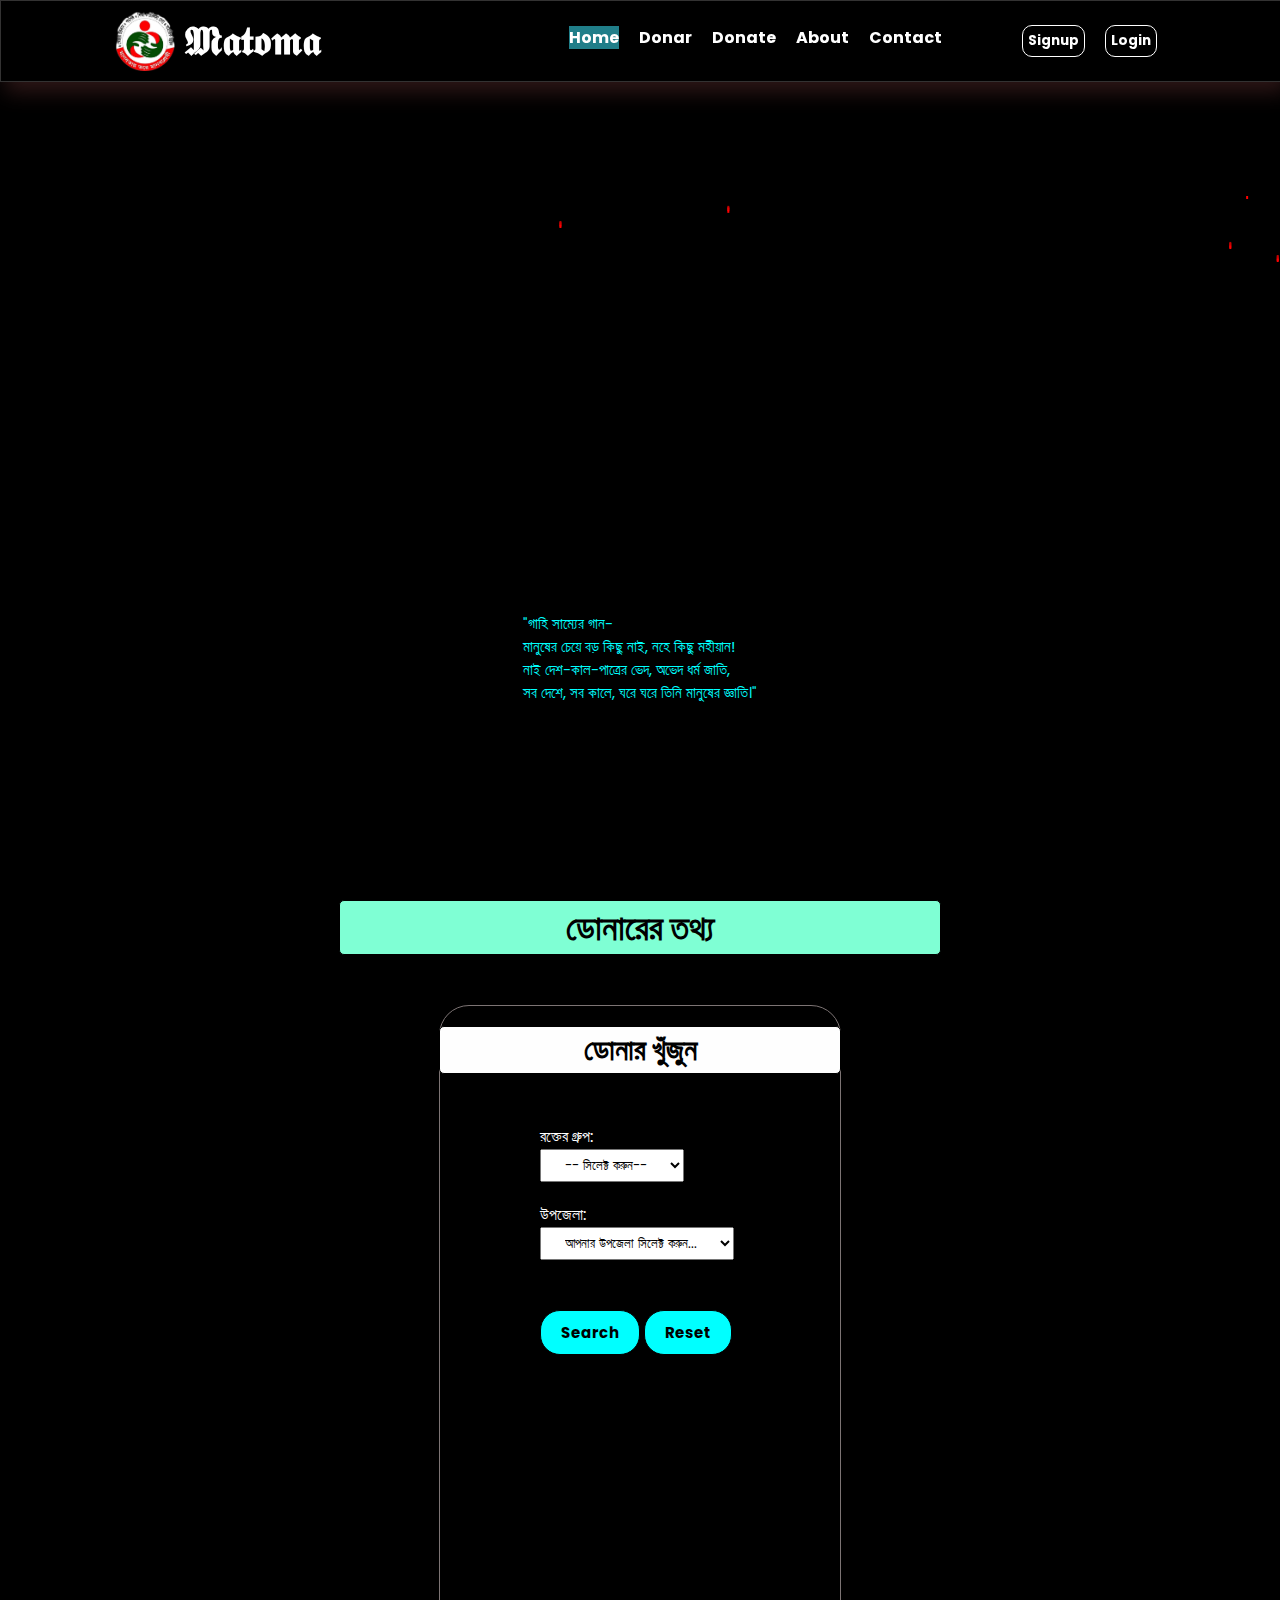
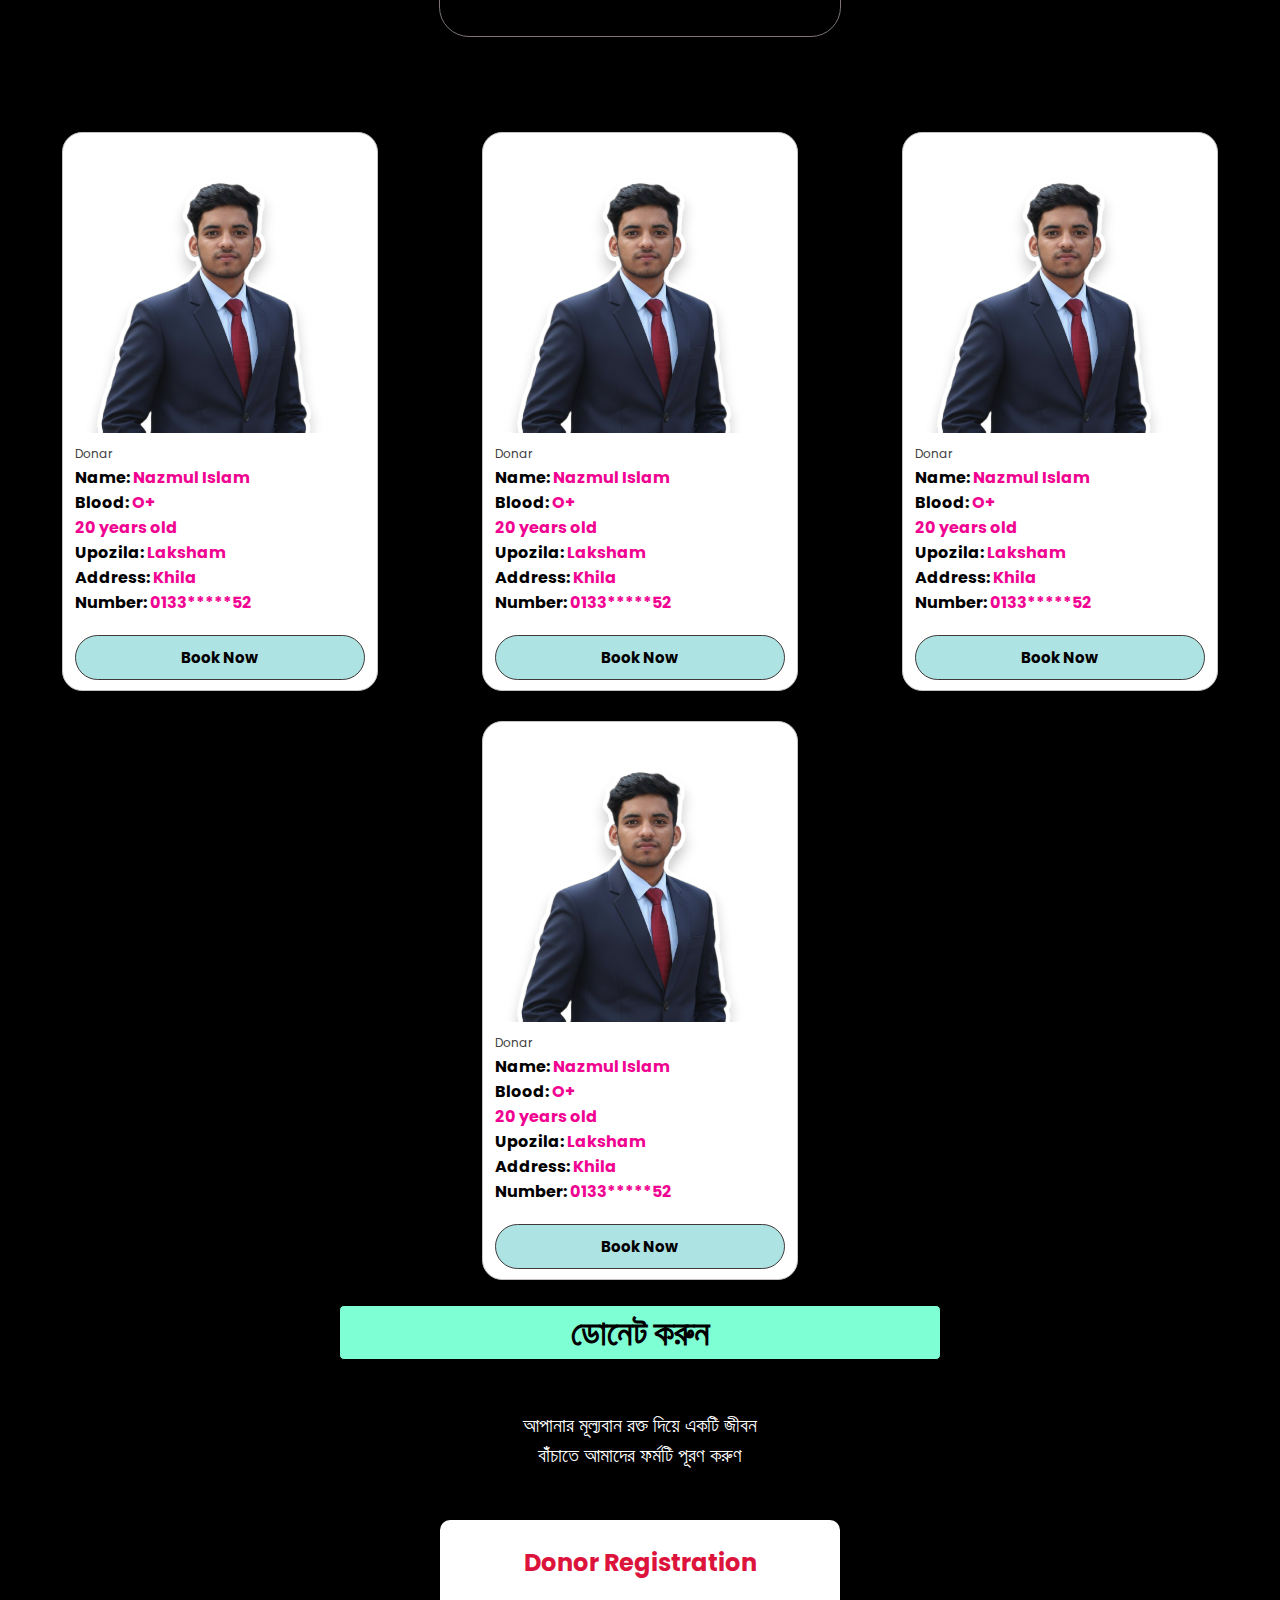
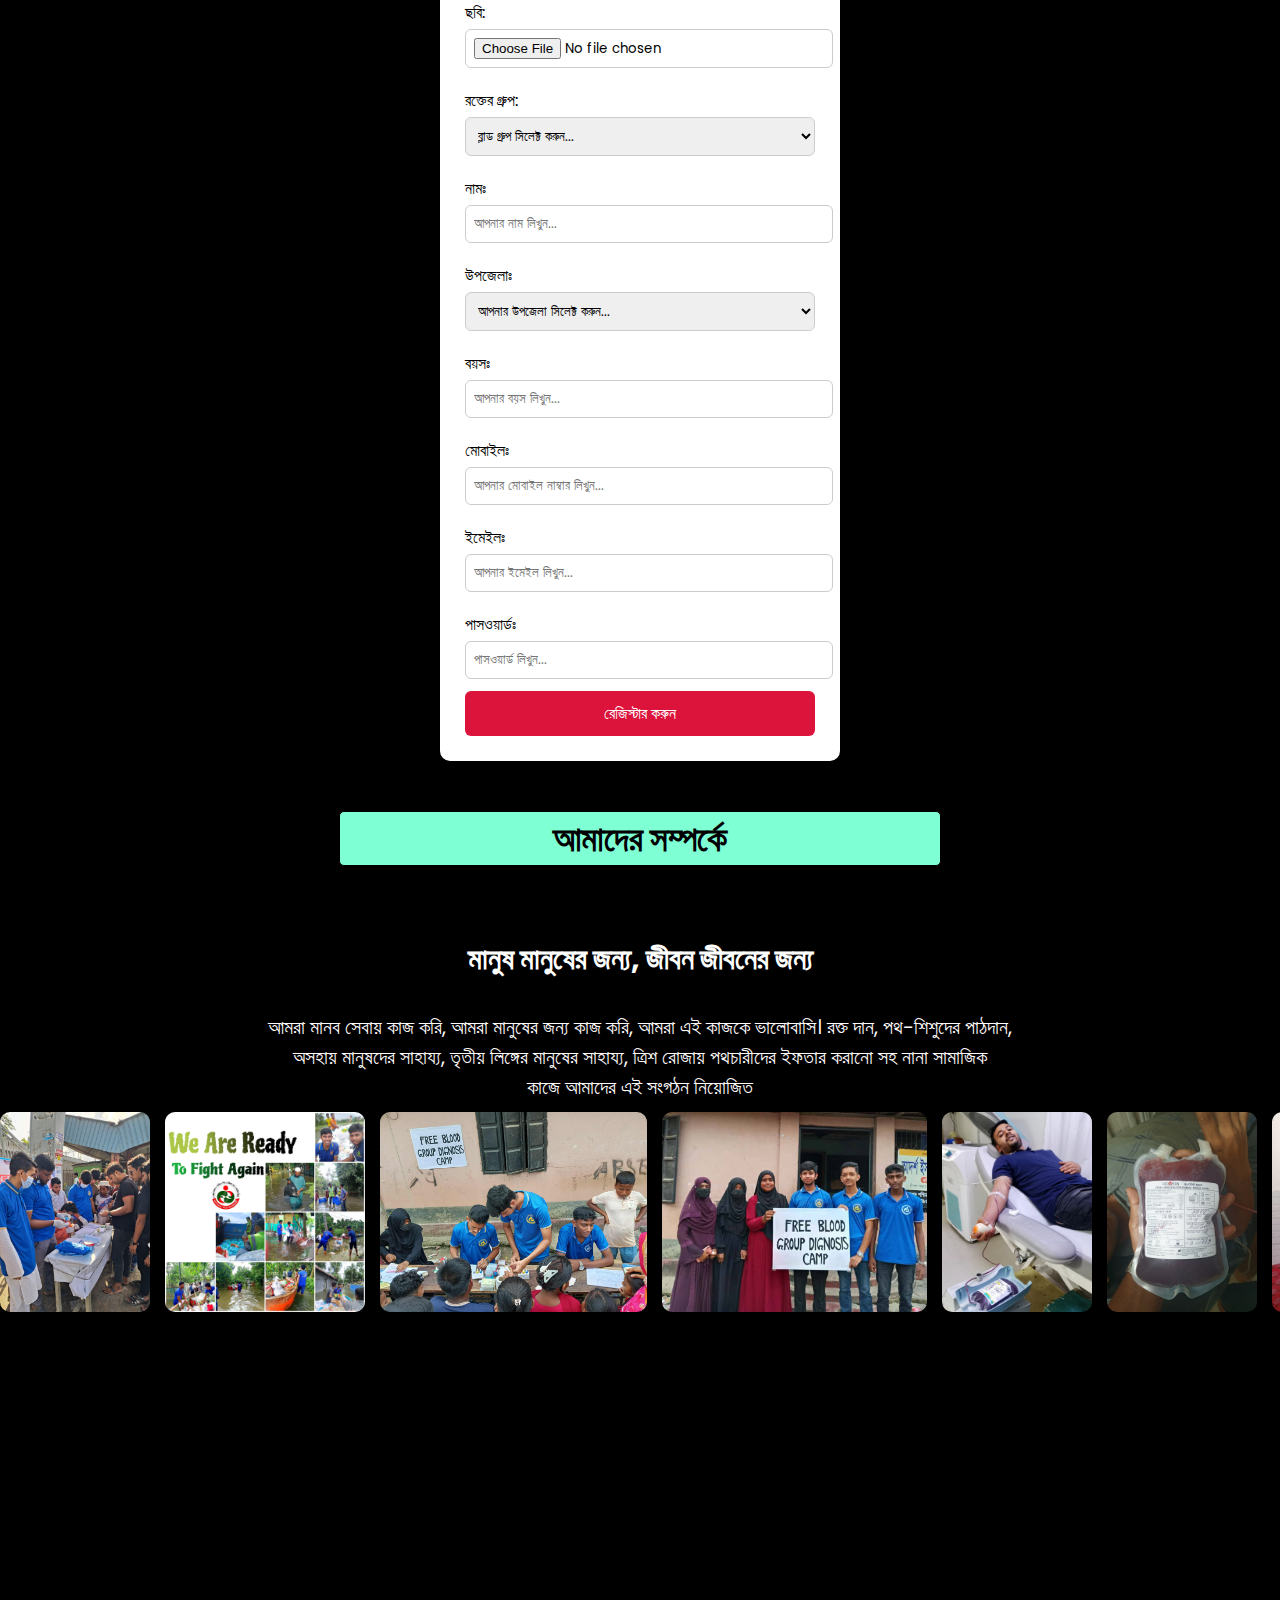
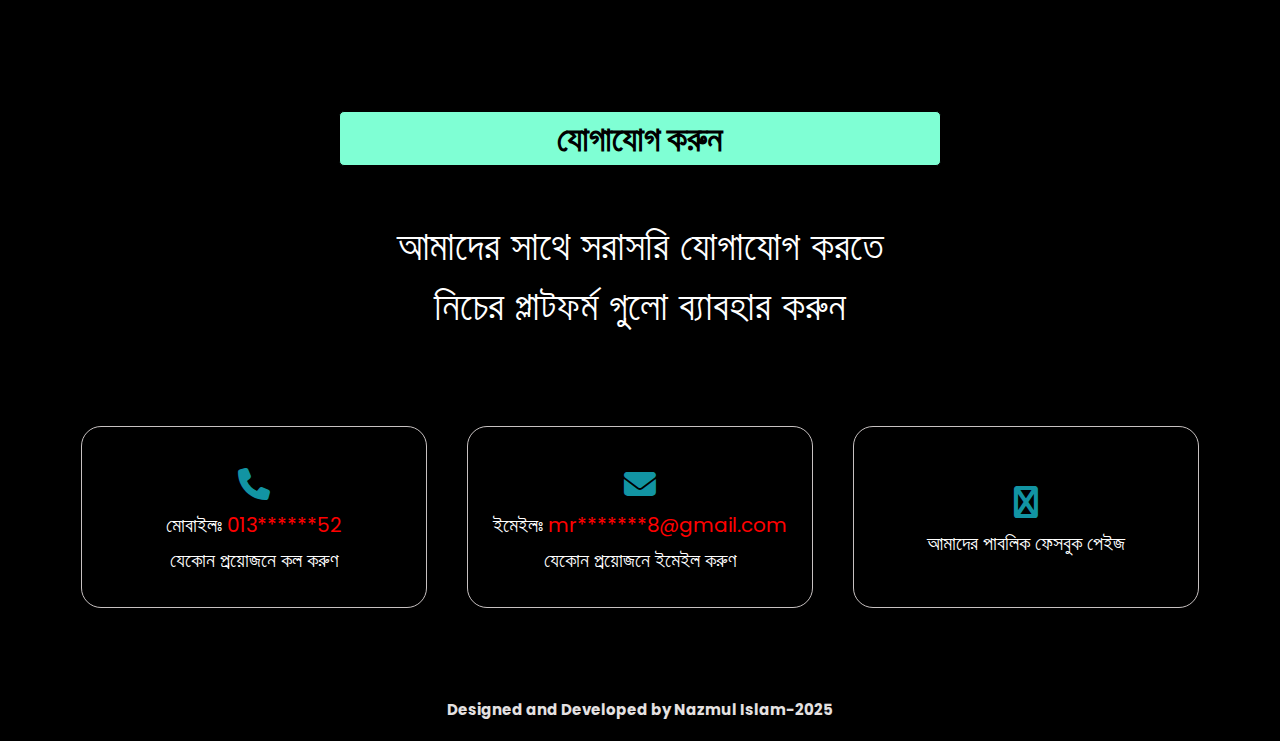
<file: index.html>
<!DOCTYPE html>
<html lang="en">

<head>
    <meta charset="UTF-8">
    <meta name="viewport" content="width=device-width, initial-scale=1.0">
    <title>মাতমা ব্লাড ডোনেশন</title>
    <link rel="preconnect" href="https://fonts.googleapis.com">
    <link rel="preconnect" href="https://fonts.gstatic.com" crossorigin>
    <link
        href="https://fonts.googleapis.com/css2?family=Lato:ital,wght@0,100;0,300;0,400;0,700;0,900;1,100;1,300;1,400;1,700;1,900&family=Poppins:ital,wght@0,100;0,200;0,300;0,400;0,500;0,600;0,700;0,800;0,900;1,100;1,200;1,300;1,400;1,500;1,600;1,700;1,800;1,900&display=swap"
        rel="stylesheet">
    <link rel="icon" type="logo" href="logo.png">

    <link rel="stylesheet" href="https://cdnjs.cloudflare.com/ajax/libs/font-awesome/6.5.0/css/all.min.css">
    <link rel="stylesheet" href="style.css">
</head>

<body>

    <!--header and nav section -->
    <section id="header">
        <div class="nav">
            <div class="logo">
                <img src="logo.png" alt="Logo">
                <h2>𝕸𝖆𝖙𝖔𝖒𝖆</h2>
            </div>
            <ul>
                <li><a href="#home">Home</a></li>
                <li><a href="#donar">Donar</a></li>
                <li><a href="#donate">Donate</a></li>
                <li><a href="#matoma">About</a></li>
                <li><a href="#contact">Contact</a></li>
                <!-- Login/Signup buttons -->
                <li><button id="signupBtn" class="nav-btn">Signup</button></li>
                <li><button id="loginBtn" class="nav-btn">Login</button></li>
                <!-- Profile dropdown (hidden initially) -->
                <li id="profileMenu" style="display:none;">
                    <a href="profile.html">
                        <img id="navProfilePic" src="nazmul.jpg" alt="profile"
                            style="width:28px;height:28px;border-radius:50%;vertical-align:middle;">
                        <span style="margin-left:5px;">Profile</span>
                    </a>
                </li>
            </ul>
        </div>


    </section>






    <!--home section-->
    <section id="home" class="main-body">

        <!--home section-->
        <canvas id="canvas-club" style="height: 30vh; width: 100%;"></canvas>

        <p>"এক ফোঁটা রক্ত দানে, জাগে জীবনের গান,</p>
        <p>মানবতার সেবায় হোক সবার আহ্বান"</p>
        <div class="poem">
            "গাহি সাম্যের গান- <br>
            মানুষের চেয়ে বড় কিছু নাই, নহে কিছু মহীয়ান! <br>
            নাই দেশ-কাল-পাত্রের ভেদ, অভেদ ধর্ম জাতি,<br>
            সব দেশে, সব কালে, ঘরে ঘরে তিনি মানুষের জ্ঞাতি।"</p>
        </div>

    </section>





    <!-- ডোনার -->
    <section id="donar">
        <div class="h2">
            <h2>ডোনারের তথ্য</h2>
        </div>

        <div class="find-donar">

            <h1>ডোনার খুঁজুন</h1>
            <form id="searchForm">
                <label>রক্তের গ্রুপ:</label><br>
                <select id="blood_group">
                    <option value="">-- সিলেক্ট করুন--</option>
                    <option value="A+">A+</option>
                    <option value="A-">A-</option>
                    <option value="B+">B+</option>
                    <option value="B-">B-</option>
                    <option value="AB+">AB+</option>
                    <option value="AB-">AB-</option>
                    <option value="O+">O+</option>
                    <option value="O-">O-</option>
                </select><br>

                <label>উপজেলা:</label>
                <select id="upozilaSearch" name="Upozila" required>
                    <option value="">আপনার উপজেলা সিলেক্ট করুন...</option>
                    <option value="কুমিল্লা আদর্শ সদর">কুমিল্লা আদর্শ সদর</option>
                    <option value="কুমিল্লা সদর দক্ষিণ">কুমিল্লা সদর দক্ষিণ</option>
                    <option value="দাউদকান্দি">দাউদকান্দি</option>
                    <option value="দেবিদ্বার">দেবিদ্বার</option>
                    <option value="বরুড়া">বরুড়া</option>
                    <option value="চৌদ্দগ্রাম">চৌদ্দগ্রাম</option>
                    <option value="হোমনা">হোমনা</option>
                    <option value="মেঘনা">মেঘনা</option>
                    <option value="মনোহরগঞ্জ">মনোহরগঞ্জ</option>
                    <option value="মুরাদনগর">মুরাদনগর</option>
                    <option value="নাঙ্গলকোট">নাঙ্গলকোট</option>
                    <option value="তিতাস">তিতাস</option>
                    <option value="লাকসাম">লাকসাম</option>
                    <option value="লালমাই">লালমাই</option>
                    <option value="বুড়িচং">বুড়িচং</option>
                    <option value="ব্রাহ্মণপাড়া">ব্রাহ্মণপাড়া</option>
                    <option value="মুরাদনগর">মুরাদনগর</option>
                </select>

                <div class="donar-search-button">
                    <button type="submit">Search</button>
                    <button type="button" id="resetBtn" class="btn-reset">Reset</button>
                </div>
            </form>

        </div>




        <!-- Donor cards -->
        <div id="donorlist" class="pro-container">
            <!--first card -->
            <div class="pro" data-blood="O+" data-upojela="লাকসাম">
                <img src="nazmul.jpg" alt="">
                <div class="des">
                    <span class="inf">Donar</span>
                    <h4>Name: <span class="info">Nazmul Islam</span></h4>
                    <h4>Blood: <span class="info">O+</span></h4>
                    <h4><span class="info">20 years old</span></h4>
                    <h4>Upozila: <span class="info">Laksham</span></h4>
                    <h4>Address: <span class="info">Khila</span></h4>
                    <h4>Number: <span class="info">0133*****52</span></h4>
                    <a href="#"><button
                            onclick="window.open('https://wa.me/8801712345678?text=Assalamu%20alaikum%2C%20ami%20aapnar%20donation%20niye%20book%20korte%20chai.')">Book
                            Now</button></a>
                </div>
            </div>
            <!--secoend card -->
            <div class="pro" data-blood="O+" data-upojela="লাকসাম">
                <img src="nazmul.jpg" alt="">
                <div class="des">
                    <span class="inf">Donar</span>
                    <h4>Name: <span class="info">Nazmul Islam</span></h4>
                    <h4>Blood: <span class="info">O+</span></h4>
                    <h4> <span class="info">20 years old</span></h4>
                    <h4>Upozila: <span class="info">Laksham</span></h4>
                    <h4>Address: <span class="info">Khila</span></h4>
                    <h4>Number: <span class="info">0133*****52</span></h4>


                    <a href="#"><button
                            onclick="window.open('https://wa.me/8801712345678?text=Assalamu%20alaikum%2C%20ami%20aapnar%20donation%20niye%20book%20korte%20chai.')">Book
                            Now</button></a>
                </div>
            </div>
            <!--third card -->
            <div class="pro" data-blood="O+" data-upojela="লাকসাম">
                <img src="nazmul.jpg" alt="">
                <div class="des">
                    <span class="inf">Donar</span>
                    <h4>Name: <span class="info">Nazmul Islam</span></h4>
                    <h4>Blood: <span class="info">O+</span></h4>
                    <h4> <span class="info">20 years old</span></h4>
                    <h4>Upozila: <span class="info">Laksham</span></h4>
                    <h4>Address: <span class="info">Khila</span></h4>
                    <h4>Number: <span class="info">0133*****52</span></h4>

                    <a href="#"><button
                            onclick="window.open('https://wa.me/8801712345678?text=Assalamu%20alaikum%2C%20ami%20aapnar%20donation%20niye%20book%20korte%20chai.')">Book
                            Now</button></a>
                </div>
            </div>
            <!--fourth card -->
            <div class="pro" data-blood="O+" data-upojela="লাকসাম">
                <img src="nazmul.jpg" alt="">
                <div class="des">
                    <span class="inf">Donar</span>
                    <h4>Name: <span class="info">Nazmul Islam</span></h4>
                    <h4>Blood: <span class="info">O+</span></h4>
                    <h4> <span class="info">20 years old</span></h4>
                    <h4>Upozila: <span class="info">Laksham</span></h4>
                    <h4>Address: <span class="info">Khila</span></h4>
                    <h4>Number: <span class="info">0133*****52</span></h4>
                    <a href="#"><button
                            onclick="window.open('https://wa.me/8801712345678?text=Assalamu%20alaikum%2C%20ami%20aapnar%20donation%20niye%20book%20korte%20chai.')">Book
                            Now</button></a>
                </div>
            </div>

            <!-- No results message -->
            <div id="noResult"
                style="text-align:center; margin-top:20px; display:none; color:rgb(255, 255, 255); font-weight:bold; font-size: 40px; padding-bottom: 40px;">
                ❌ কোনো donor পাওয়া যায়নি
            </div>
    </section>




        
    <!-- ডোনেট -->
    <section id="donate">

        <div class="h2">
            <h2>ডোনেট করুন</h2>
        </div>
        <p style="margin-top: 50px;">আপানার মূল্যবান রক্ত দিয়ে একটি জীবন </p>
        <p style="margin-bottom: 50px;">বাঁচাতে আমাদের ফর্মটি পূরণ করুণ</p>
        <div class="form-container">
            <h2>Donor Registration</h2>
            <form id="donarform">
                <label>ছবি:</label>
                <input type="file" id="photo" accept="image/*" required>

                <label>রক্তের গ্রুপ:</label>
                <select id="bloodGroup" required>
                    <option value="">ব্লাড গ্রুপ সিলেক্ট করুন...</option>
                    <option>A+</option>
                    <option>A-</option>
                    <option>B+</option>
                    <option>B-</option>
                    <option>O+</option>
                    <option>O-</option>
                    <option>AB+</option>
                    <option>AB-</option>
                </select>

                <label>নামঃ</label>
                <input type="text" id="name" placeholder="আপনার নাম লিখুন..." required>

                <label>উপজেলাঃ</label>
                <select id="upozilaReg" required>
                    <option value="">আপনার উপজেলা সিলেক্ট করুন...</option>
                    <option value="কুমিল্লা আদর্শ সদর">কুমিল্লা আদর্শ সদর</option>
                    <option value="কুমিল্লা সদর দক্ষিণ">কুমিল্লা সদর দক্ষিণ</option>
                    <option value="দাউদকান্দি">দাউদকান্দি</option>
                    <option value="দেবিদ্বার">দেবিদ্বার</option>
                    <option value="বরুড়া">বরুড়া</option>
                    <option value="চৌদ্দগ্রাম">চৌদ্দগ্রাম</option>
                    <option value="হোমনা">হোমনা</option>
                    <option value="মেঘনা">মেঘনা</option>
                    <option value="মনোহরগঞ্জ">মনোহরগঞ্জ</option>
                    <option value="মুরাদনগর">মুরাদনগর</option>
                    <option value="নাঙ্গলকোট">নাঙ্গলকোট</option>
                    <option value="তিতাস">তিতাস</option>
                    <option value="লাকসাম">লাকসাম</option>
                    <option value="লালমাই">লালমাই</option>
                    <option value="বুড়িচং">বুড়িচং</option>
                    <option value="ব্রাহ্মণপাড়া">ব্রাহ্মণপাড়া</option>
                    <option value="মুরাদনগর">মুরাদনগর</option>
                </select>

                <label>বয়সঃ</label>
                <input type="number" id="age" required min="18" placeholder="আপনার বয়স লিখুন..." max="65">


                <label>মোবাইলঃ</label>
                <input type="text" id="mobile" placeholder="আপনার মোবাইল নাম্বার লিখুন..." required>

                <label>ইমেইলঃ</label>
                <input type="email" id="email" placeholder="আপনার ইমেইল লিখুন..." required>

                <label>পাসওয়ার্ডঃ</label>
                <input type="password" id="password" placeholder="পাসওয়ার্ড লিখুন..." required>


                <button type="submit">রেজিস্টার করুন</button>
            </form>

        </div>

    </section>







    <!-- মাতমা -->
    <section id="matoma">
        <div class="h2">
            <h2>আমাদের সম্পর্কে</h2>
        </div>
        <h4>মানুষ মানুষের জন্য, জীবন জীবনের জন্য</h4>
        <p>আমরা মানব সেবায় কাজ করি, আমরা মানুষের জন্য কাজ করি, আমরা এই কাজকে ভালোবাসি। রক্ত দান, পথ-শিশুদের পাঠদান,</p>
        <p>অসহায় মানুষদের সাহায্য, তৃতীয় লিঙ্গের মানুষের সাহায্য, ত্রিশ রোজায় পথচারীদের ইফতার করানো সহ নানা সামাজিক </p>
        <p>কাজে আমাদের এই সংগঠন নিয়োজিত</p>

        <div class="scroll-wrapper">
            <div class="scroll-container">
                <img src="w1.jpg" alt="">
                <img src="w2.jpg" alt="">
                <img src="w3 (2).jpg" alt="">
                <img src="w4 (2).jpg" alt="">
                <img src="w5.jpg" alt="">
                <img src="w6.jpg" alt="">
                <img src="w7.jpg" alt="">
                <img src="w8.jpg" alt="">
                <img src="nazmul.jpg" alt="">
                <img src="w9.jpg" alt="">

                <!-- repeat images for seamless loop -->
                <img src="w1.jpg" alt="">
                <img src="w2.jpg" alt="">
                <img src="w3 (2).jpg" alt="">
                <img src="w4 (2).jpg" alt="">
                <img src="w5.jpg" alt="">
                <img src="w6.jpg" alt="">
                <img src="w7.jpg" alt="">
                <img src="w8.jpg" alt="">
                <img src="nazmul.jpg" alt="">
                <img src="w9.jpg" alt="">
            </div>
        </div>
    </section>






    <!-- কন্টাক্ট -->
    <section id="contact">
        <div class="footer">
            <h2>যোগাযোগ করুন</h2>
            <div class="main-footer">
                <p style="margin-top: 50px;">আমাদের সাথে সরাসরি যোগাযোগ করতে </p>
                <p>নিচের প্লাটফর্ম গুলো ব্যাবহার করুন</p>
            </div>

            <div class="contact-footer">
                <div class="phone">
                    <i class="fa-solid fa-phone fa-2x"></i>
                    <p id="mobile">মোবাইলঃ<a href=""> 013******52</a></p>
                    <p id="mobile-2">যেকোন প্রয়োজনে কল করুণ</p>
                </div>

                <div class="phone">
                    <i class="fa fa-envelope fa-2x" aria-hidden="true"></i>
                    <p id="mobile">ইমেইলঃ <a href="">mr*******8@gmail.com</a></p>
                    <p id="mobile-2">যেকোন প্রয়োজনে ইমেইল করুণ</p>
                </div>

                <div class="phone">
                    <a href="https://www.facebook.com/groups/206655876614747"> <i class="fa fa-facebook fa-2x"
                            aria-hidden="true"></i></a>

                    <p id="mobile-2">আমাদের পাবলিক ফেসবুক পেইজ</p>
                </div>
            </div>
            <div class="copyright">
                <p>Designed and Developed by Nazmul Islam-2025</p>
            </div>
        </div>
    </section>




    <!-- JS ফাইল লোড -->
    <script src="script.js"></script>
</body>

</html>
</file>
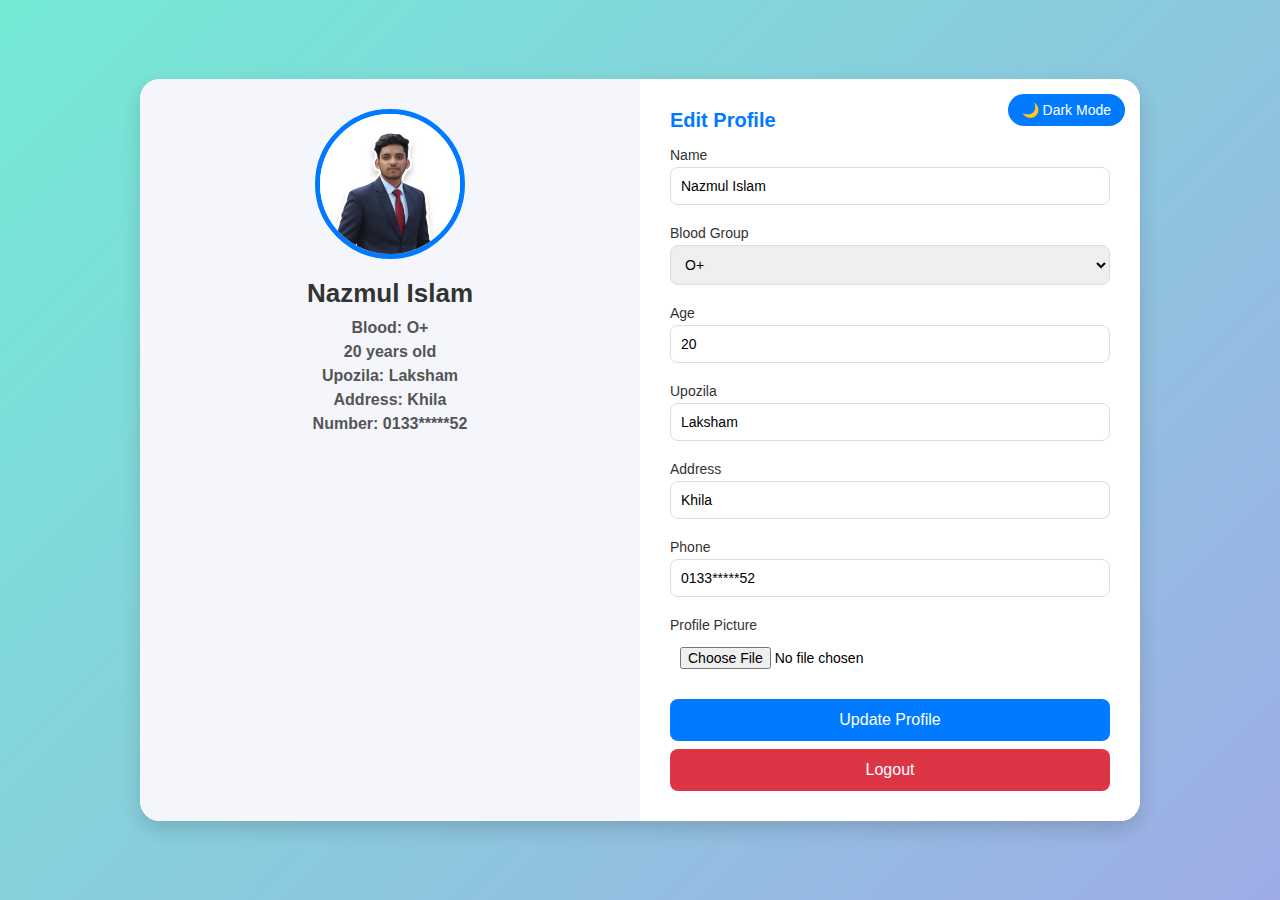
<file: profile.html>
<!DOCTYPE html>
<html lang="en">

<head>
    <meta charset="UTF-8">
    <meta name="viewport" content="width=device-width, initial-scale=1.0">
    <title>মাতমা ব্লাড ডোনেশন</title>
    <link rel="preconnect" href="https://fonts.googleapis.com">
    <link rel="preconnect" href="https://fonts.gstatic.com" crossorigin>
    <link
        href="https://fonts.googleapis.com/css2?family=Lato:ital,wght@0,100;0,300;0,400;0,700;0,900;1,100;1,300;1,400;1,700;1,900&family=Poppins:ital,wght@0,100;0,200;0,300;0,400;0,500;0,600;0,700;0,800;0,900;1,100;1,200;1,300;1,400;1,500;1,600;1,700;1,800;1,900&display=swap"
        rel="stylesheet">
    <link rel="icon" type="logo" href="logo.png">

    <link rel="stylesheet" href="https://cdnjs.cloudflare.com/ajax/libs/font-awesome/6.5.0/css/all.min.css">
    <link rel="stylesheet" href="style.css">


  <style>
    * {
      margin: 0;
      padding: 0;
      box-sizing: border-box;
      font-family: Arial, sans-serif;
      transition: background 0.3s, color 0.3s;
    }
    body {
      background: linear-gradient(135deg, #74ebd5, #9face6);
      min-height: 100vh;
      display: flex;
      justify-content: center;
      align-items: center;
      padding: 20px;
    }
    .container {
      background: #fff;
      width: 100%;
      max-width: 1000px;
      border-radius: 20px;
      box-shadow: 0 8px 20px rgba(0,0,0,0.15);
      display: grid;
      grid-template-columns: 1fr 1fr;
      overflow: hidden;
      position: relative;
    }
    /* Dark mode main */
    body.dark {
      background: linear-gradient(135deg, #141e30, #243b55);
      color: #ddd;
    }
    body.dark .container {
      background: #1f2937;
      color: #eee;
    }
    body.dark .profile-view {
      background: #111827;
    }
    body.dark .profile-edit {
      background: #1f2937;
    }
    body.dark input, 
    body.dark select {
      background: #374151;
      color: #eee;
      border: 1px solid #555;
    }

    /* Profile View */
    .profile-view {
      padding: 30px;
      text-align: center;
      background: #f4f6fb;
    }
    .profile-view img {
      width: 150px;
      height: 150px;
      border-radius: 50%;
      border: 5px solid #007BFF;
      object-fit: cover;
      margin-bottom: 15px;
    }
    .profile-view h2 {
      font-size: 26px;
      margin-bottom: 10px;
      color: #333;
    }
    .profile-view h4 {
      font-size: 16px;
      margin: 6px 0;
      color: #555;
    }
    body.dark .profile-view h2,
    body.dark .profile-view h4 {
      color: #eee;
    }

    /* Profile Edit */
    .profile-edit {
      padding: 30px;
      background: #fff;
    }
    .profile-edit h3 {
      margin-bottom: 15px;
      font-size: 20px;
      color: #007BFF;
    }
    .profile-edit label {
      font-size: 14px;
      color: #333;
      display: block;
      margin: 8px 0 4px;
    }
    body.dark .profile-edit label {
      color: #ddd;
    }
    .profile-edit input, 
    .profile-edit select {
      width: 100%;
      padding: 10px;
      border: 1px solid #ddd;
      border-radius: 8px;
      margin-bottom: 12px;
      font-size: 14px;
    }
    .profile-edit input[type="file"] {
      border: none;
    }
    .profile-edit button {
      background: #007BFF;
      color: #fff;
      padding: 12px;
      width: 100%;
      border: none;
      border-radius: 8px;
      cursor: pointer;
      font-size: 16px;
      margin-top: 8px;
      transition: 0.3s;
    }
    .profile-edit button:hover {
      background: #0056b3;
    }
    .logout-btn {
      background: #dc3545 !important;
    }
    .logout-btn:hover {
      background: #b02a37 !important;
    }

    /* Dark Mode Toggle Button */
    .toggle-btn {
      position: absolute;
      top: 15px;
      right: 15px;
      padding: 8px 14px;
      font-size: 14px;
      background: #007BFF;
      color: #fff;
      border: none;
      border-radius: 20px;
      cursor: pointer;
      transition: 0.3s;
    }
    .toggle-btn:hover {
      background: #0056b3;
    }

    /* Responsive */
    @media (max-width: 768px) {
      .container {
        grid-template-columns: 1fr;
      }
      .profile-view {
        border-bottom: 2px solid #eee;
      }
    }
  </style>
</head>
<body>
  <div class="container">
    <!-- Dark Mode Toggle -->
    <button class="toggle-btn" onclick="toggleDarkMode()">🌙 Dark Mode</button>

    <!-- Profile View -->
    <div class="profile-view">
      <img id="profilePic" src="nazmul.jpg" alt="Profile Picture">
      <h2 id="profileName">Nazmul Islam</h2>
      <h4>Blood: <span id="profileBlood">O+</span></h4>
      <h4><span id="profileAge">20</span> years old</h4>
      <h4>Upozila: <span id="profileUpazila">Laksham</span></h4>
      <h4>Address: <span id="profileAddress">Khila</span></h4>
      <h4>Number: <span id="profilePhone">0133*****52</span></h4>
    </div>

    <!-- Profile Edit -->
    <div class="profile-edit">
      <h3>Edit Profile</h3>
      <form id="editForm">
        <label>Name</label>
        <input type="text" id="nameInput" value="Nazmul Islam">
        
        <label>Blood Group</label>
        <select id="bloodInput">
          <option>O+</option>
          <option>A+</option>
          <option>A-</option>
          <option>B+</option>
          <option>B-</option>
          <option>AB+</option>
          <option>AB-</option>
          <option>O-</option>
        </select>
        
        <label>Age</label>
        <input type="number" id="ageInput" value="20">
        
        <label>Upozila</label>
        <input type="text" id="upazilaInput" value="Laksham">
        
        <label>Address</label>
        <input type="text" id="addressInput" value="Khila">
        
        <label>Phone</label>
        <input type="text" id="phoneInput" value="0133*****52">

        <label>Profile Picture</label>
        <input type="file" id="picInput" accept="image/*">

        <button type="button" onclick="updateProfile()">Update Profile</button>
        <button type="button" class="logout-btn">Logout</button>
      </form>
    </div>
  </div>

  <script>
    // Live update profile
    function updateProfile() {
      document.getElementById("profileName").innerText = document.getElementById("nameInput").value;
      document.getElementById("profileBlood").innerText = document.getElementById("bloodInput").value;
      document.getElementById("profileAge").innerText = document.getElementById("ageInput").value;
      document.getElementById("profileUpazila").innerText = document.getElementById("upazilaInput").value;
      document.getElementById("profileAddress").innerText = document.getElementById("addressInput").value;
      document.getElementById("profilePhone").innerText = document.getElementById("phoneInput").value;

      // Update picture if selected
      const picInput = document.getElementById("picInput");
      if (picInput.files && picInput.files[0]) {
        const reader = new FileReader();
        reader.onload = function(e) {
          document.getElementById("profilePic").src = e.target.result;
        }
        reader.readAsDataURL(picInput.files[0]);
      }
    }

    // Dark mode toggle
    function toggleDarkMode() {
      document.body.classList.toggle("dark");
      const btn = document.querySelector(".toggle-btn");
      if (document.body.classList.contains("dark")) {
        btn.innerText = "☀️ Light Mode";
      } else {
        btn.innerText = "🌙 Dark Mode";
      }
    }
  </script>
</body>
</html>
</file>
<file: style.css>
* {
    margin: 0;
    padding: 0;
    font-family: "Poppins", sans-serif;
}


/*navbar*/
#header {
    color: rgb(51, 50, 50);
}
#header .nav-btn{
    border: 1px solid white;
    border-radius: 10px;
    color: rgb(255, 255, 255);
    font-weight: bold;
   background-color: transparent;
    padding: 5px;
}
#header #signupBtn{
    margin-left: 60px;
}


#header .logo img {
    height: 60px;
}

#header .logo {
    display: flex;
    align-items: center;
}

#header .logo h2 {
    padding: 10px;
    font-size: 40px;
    color: rgb(255, 255, 255);
}


#header .nav {
    display: flex;
    justify-content: space-around;
    align-items: center;
    height: 80px;
    border: 1px solid;
    width: 100%;
    box-shadow: 5px 10px 20px rgb(46, 23, 23);
    background-color: rgba(0, 0, 0, 0.473);
    backdrop-filter: blur(10px);
    z-index: 999;
    position: fixed;
    top: 0;
    left: 0;

}

#header ul {
    display: flex;
}

#header ul li {
    list-style: none;
    padding: 10px;

}

#header ul li a {
    text-decoration: none;
    color: rgb(255, 255, 255);
    font-weight: bold;

}

#header ul li a:hover {
    color: rgb(193, 0, 0);
    transition: 0.4s;

}


/*Smooth scroll*/


html {
    scroll-behavior: smooth;
}

/*nav active kore*/
.nav ul li a.active {
    background: rgb(32, 126, 137);
    color: #ff0000;

}


/*homepage*/


/*droping animation*/
#home {
    overflow: hidden;
    background: rgb(255, 255, 255);
}

#home {
    display: flex;
    flex-direction: column;
    justify-content: center;
    align-items: center;
    font-size: 30px;
    height: 100vh;
    width: 100%;
    background-color: black;
}




/* p er animation */
#home p {
    font-size: 32px;
    font-weight: bold;
    opacity: 0;
    transform: scale(0.8);
    animation: zoomFade 2s ease-out forwards;

}

@keyframes zoomFade {
    0% {
        opacity: 0;
        transform: scale(0.8);
        color: #888;
    }

    50% {
        opacity: 0.7;
        transform: scale(1.1);
        color: #ff6600;
    }

    100% {
        opacity: 1;
        transform: scale(1);
        color: #ffffff;
    }
}

#home .poem {
    font-size: 15px;
    color: aqua;
    margin-top: 50px;
    display: flex;
    justify-content: center;

}

/*donar section*/
#donar .h2 h2 {
    font-size: 35px;
    width: 600px;
    background-color: aquamarine;
    text-align: center;
    border-radius: 5px;
    border: 1px solid;
    color: black;
}

#donar .h2 {
    display: flex;
    justify-content: center;

}

#donar {
    height: auto;
    width: 100%;
    background-color: black;
    color: white;
    display: flex;
    flex-direction: column;
    justify-content: center;
    align-items: center;
}

#donar .find-donar h1 {
    font-size: 30px;
    width: 400px;
    background-color: rgb(254, 254, 254);
    text-align: center;
    border-radius: 5px;
    border: 1px solid;
    color: black;
    margin: 20px;

}

#donar .find-donar {
    display: flex;
    flex-direction: column;

    align-items: center;
    margin-top: 50px;
    border: 1px solid rgb(125, 116, 116);
    border-radius: 30px;
    width: 400px;
    height: 70vh;
    margin-bottom: 50px;
}

#donar .find-donar form {
    margin-top: 30px;

    width: 200px;

}

#donar .donar-search-button button {
    padding: 10px 20px;
    margin-top: 50px;
    border-radius: 20px;
    border: 1px solid;
    font-size: 15px;
    font-weight: bold;
    background-color: aqua;
}

#donar .donar-search-button button:hover {
    color: rgb(0, 251, 255);
    background-color: black;
}

#donar #blood_group {
    padding: 5px 20px;
    margin-bottom: 20px;
}

#donar #upozilaSearch {
    padding: 5px 20px;
}

/*donar cards*/
.pro-conatainer {
    display: flex;
}

.pro-container {
    display: flex;
    justify-content: space-around;
    flex-wrap: wrap;
    padding-top: 20px;
    margin: 10px;
}

#donar .pro {
    width: 23%;
    min-width: 250px;
    padding: 10px 12px;
    border: 1px solid #c7c1c1;
    border-radius: 20px;
    cursor: pointer;
    margin: 15px 0;
    background: #fff;
    transition: transform 0.3s ease;
}

#donar .pro:hover {
    transform: translateY(-5px);
}

#donar .pro img {
    width: 100%;
    border-radius: 20px;
}

#donar .des .inf {
    font-size: 12px;
    color: #414141;
}

#donar .des h4 {
    color: rgb(0, 0, 0);
}

#donar .des h4 .info {
    color: rgb(240, 3, 145);
}

#donar .des button {
    padding: 10px 20px;
    border-radius: 30px;
    font-size: 15px;
    margin-top: 20px;
    width: 100%;
    background-color: rgb(174, 227, 227);
    font-weight: bold;
    border: 1px solid #3e3a3a;
    transition: all 0.3s ease;
}



#donar .des button:hover {
    background: black;
    color: rgb(174, 227, 227);
}

.donor-card {
    background: #fff;
    padding: 15px;
    margin-bottom: 10px;
    border-radius: 8px;
    box-shadow: 0 2px 5px rgba(0, 0, 0, 0.1);
}

/*donate korun*/
#donate {
    background-color: black;
    display: flex;
    flex-direction: column;
    justify-content: center;
    align-items: center;
}

#donate .h2 h2 {
    font-size: 35px;
    width: 600px;
    background-color: aquamarine;
    text-align: center;
    border-radius: 5px;
    border: 1px solid;
    color: black;
}

#donate .h2 {
    display: flex;
    justify-content: center;

}

#donate .h2 {
    display: flex;
    justify-content: center;

}

#donate p {
    font-size: 20px;
    text-align: center;
    color: white;

}



.form-container {
    background: #fff;
    padding: 25px;
    border-radius: 10px;
    box-shadow: 0 4px 12px rgba(0, 0, 0, 0.2);
    width: 350px;
    margin-bottom: 50px;

}


.form-container h2 {
    text-align: center;
    margin-bottom: 20px;
    color: crimson;
}

.form-container label {
    display: block;
    margin: 8px 0 4px;
}

.form-container input,
.form-container select {
    width: 100%;
    padding: 8px;
    border-radius: 6px;
    border: 1px solid #ccc;
    margin-bottom: 12px;
}

.form-container button {
    width: 100%;
    padding: 10px;
    border: none;
    background: crimson;
    color: white;
    font-size: 16px;
    border-radius: 6px;
    cursor: pointer;
}

.form-container button:hover {
    background: darkred;
}


/*about*/
#matoma {
    background-color: black;
    height: 100vh;
    width: 100%;
    background-size: cover;
    color: white;
}

#matoma .h2 h2 {
    font-size: 35px;
    width: 600px;
    background-color: aquamarine;
    text-align: center;
    border-radius: 5px;
    border: 1px solid;
    color: black;
}

#matoma .h2 {
    display: flex;
    justify-content: center;

}

#matoma h4 {
    display: flex;
    justify-content: center;
    align-items: center;
    padding-top: 70px;
    font-size: 30px;
    padding-bottom: 30px;
}

#matoma p {
    display: flex;
    justify-content: center;
    align-items: center;
    color: #fffbfb;
    font-size: 20px;
}



.scroll-wrapper {
    overflow: hidden;
    white-space: nowrap;
    width: 100%;
    height: 220px;
    /* adjust height */
    display: flex;
    align-items: center;
}

.scroll-container {
    display: inline-flex;
    animation: scroll 20s linear infinite;
}

.scroll-container img {
    height: 200px;
    /* fixed height */
    margin-right: 15px;
    border-radius: 10px;
    object-fit: cover;
}

@keyframes scroll {
    0% {
        transform: translateX(0);
    }

    100% {
        transform: translateX(-50%);
    }


}




/*contact*/
#contact {
   background-color: black;
    height: auto;
    width: 100%;
    color: white;
 
}

#contact .footer h2 {
    font-size: 35px;
    width: 600px;
    background-color: aquamarine;
    text-align: center;
    border-radius: 5px;
    border: 1px solid;
    color: black;
}

#contact .footer{
    display: flex;
   flex-direction: column;
   
    align-items: center;
    

}

#contact .main-footer p {
    font-size: 40px;
    text-align: center;
}

#contact .contact-footer {
    
    margin: 50px 50px;
    display: flex;
    justify-content:space-around;
    flex-wrap: wrap;
    padding-top: 20px;

}

#contact .contact-footer i {
   color: rgb(18, 148, 163);
   padding-top: 10px;
   padding-bottom: 5px;
   
}
#contact .contact-footer a{
text-decoration: none;
color: red;
}

#contact .phone p {
    font-size: 20px;
    padding-top: 5px;
}

#contact .phone {
    height: 160px;
    width: 320px;
    padding: 10px 12px;
    border: 1px solid #c7c1c1;
    border-radius: 20px;
    cursor: pointer;
    display: flex;
    justify-content: center;
    align-items: center;
    flex-direction: column;
    margin: 20px;
    
}

#contact .footer .copyright p{
    padding: 20px;
    font-size: 15px;
    font-weight: bold;
    color: #e4e1e1;
}
</file>
